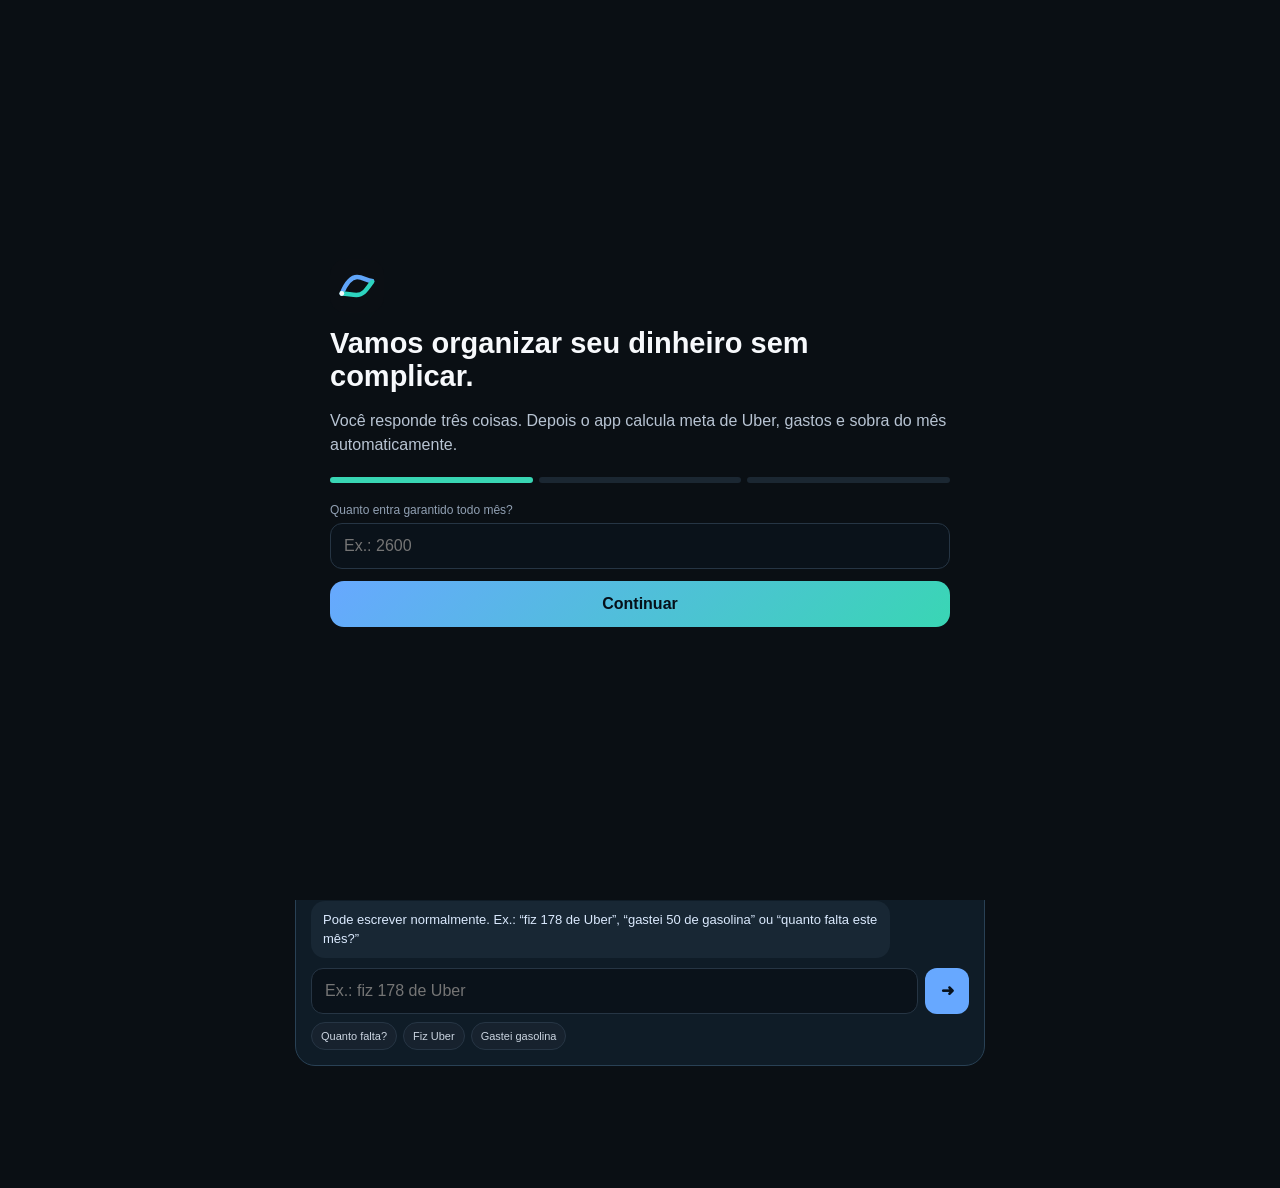
<file: docs/index.html>
<!doctype html><html lang="pt-BR"><head><meta charset="utf-8"><meta name="viewport" content="width=device-width,initial-scale=1,viewport-fit=cover"><meta name="theme-color" content="#0a0f14"><meta name="apple-mobile-web-app-capable" content="yes"><meta name="apple-mobile-web-app-status-bar-style" content="black-translucent"><meta name="apple-mobile-web-app-title" content="Meu Dinheiro"><link rel="manifest" href="./manifest.webmanifest"><link rel="icon" href="./icon.svg" type="image/svg+xml"><link rel="apple-touch-icon" sizes="180x180" href="./icons/icon-180.png"><link rel="stylesheet" href="./styles.css?v=6"><title>Meu Dinheiro</title></head><body><div class="app"><header class="top"><div class="brand"><img src="./icon.svg" alt="Meu Dinheiro"><div><small>Seu dinheiro sem complicação</small><h1>Meu Dinheiro</h1></div></div><div class="month" id="month"></div></header><section id="home" class="panel active"><div class="hero"><div class="label" id="heroLabel">Sobra prevista no fim do mês</div><div class="heroValue" id="heroValue">R$ 0</div><div class="heroText" id="heroText">Me diga quanto entra e o que você paga. Eu organizo o resto.</div></div><div class="sec"><h2>Hoje</h2><div class="grid2"><div class="card"><div class="label">Meta de Uber</div><div class="value blue" id="target">R$ 0</div><div class="hint">Quanto precisa buscar hoje para o mês fechar.</div></div><div class="card"><div class="label">Feito hoje</div><div class="value" id="todayUber">R$ 0</div><div class="hint" id="todayPct">0% da meta</div><div class="progress"><span id="todayBar"></span></div></div></div></div><div class="sec"><div class="advisor"><b>O que eu faria agora</b><span id="advice">Configure seu planejamento e eu recalculo tudo sozinho.</span></div></div><div class="sec"><h2>Seu mês</h2><div class="rows"><div class="row"><span>Entradas</span><b class="ok" id="income">R$ 0</b></div><div class="row"><span>Gastos</span><b class="bad" id="expenses">R$ 0</b></div><div class="row"><span>Separar do Uber</span><b class="warn" id="reserve">R$ 0</b></div><div class="row"><span>Uber que ainda falta</span><b class="blue" id="remaining">R$ 0</b></div></div></div><div class="sec"><h2>Lançar rápido</h2><div class="quick"><button onclick="openTxn('uber')">+ Uber<small>ganho de corrida</small></button><button onclick="openTxn('expense')">+ Gasto<small>qualquer saída</small></button><button onclick="openTxn('income')">+ Receita<small>extra</small></button></div></div><div class="sec"><div class="assistant"><div class="assistantHead"><b>Converse comigo</b><span class="label">eu entendo seus números</span></div><div class="chat" id="chat"></div><div class="ask"><input id="chatInput" placeholder="Ex.: fiz 178 de Uber"><button onclick="sendChat()">➜</button></div><div class="suggest"><button class="chip" onclick="chip('quanto falta este mês?')">Quanto falta?</button><button class="chip" onclick="chip('fiz 178 de Uber')">Fiz Uber</button><button class="chip" onclick="chip('gastei 50 gasolina')">Gastei gasolina</button></div></div></div></section><section id="moves" class="panel"><div class="notice" id="summary">Seus lançamentos deste mês aparecem aqui.</div><div class="sec"><div class="list" id="list"></div></div></section><section id="plan" class="panel"><div class="box form"><div class="field"><label>Quanto entra garantido no mês?</label><input id="salary" type="number" inputmode="decimal" placeholder="Ex.: 2600"></div><div class="field"><label>Quanto quer que sobre no fim do mês?</label><input id="goal" type="number" inputmode="decimal" placeholder="Ex.: 500"></div><div class="grid2"><div class="field"><label>Dias de Uber no mês</label><input id="days" type="number" inputmode="numeric" placeholder="Ex.: 12"></div><div class="field"><label>% para combustível/manutenção</label><input id="pct" type="number" inputmode="decimal" placeholder="Ex.: 25"></div></div><div class="notice" id="planPreview">Eu transformo isso em uma meta diária.</div></div><div class="sec"><h2>Contas fixas</h2><div class="box form"><div id="bills"></div><button class="secondary" onclick="addBill()">+ Adicionar conta</button></div></div><div class="sec"><button class="primary" onclick="savePlan()">Salvar planejamento</button></div></section></div><nav class="tabs"><button class="tab active" data-p="home">Início</button><button class="tab" data-p="moves">Lançamentos</button><button class="tab" data-p="plan">Planejamento</button></nav><div class="modal" id="modal"><div class="sheet"><div class="sheetHead"><h2>Novo lançamento</h2><button class="close" onclick="closeTxn()">×</button></div><div class="field"><label>Tipo</label><select id="type"><option value="uber">Ganho Uber</option><option value="income">Outra receita</option><option value="expense">Gasto</option></select></div><div class="field"><label>Valor</label><input id="amount" type="number" inputmode="decimal" placeholder="R$ 0,00"></div><div class="field"><label>Descrição</label><input id="desc" placeholder="Ex.: gasolina, mercado, Uber"></div><div class="field"><label>Data</label><input id="date" type="date"></div><button class="primary" onclick="addTxn()">Salvar</button></div></div><div class="onboard" id="onboard"><div class="onwrap"><img src="./icon.svg" width="54" height="54" style="border-radius:16px" alt=""><h2>Vamos organizar seu dinheiro sem complicar.</h2><p>Você responde três coisas. Depois o app calcula meta de Uber, gastos e sobra do mês automaticamente.</p><div class="dots"><span class="dot on"></span><span class="dot"></span><span class="dot"></span></div><div class="step active"><div class="field"><label>Quanto entra garantido todo mês?</label><input id="onSalary" type="number" inputmode="decimal" placeholder="Ex.: 2600"></div><button class="primary" onclick="nextOn()">Continuar</button></div><div class="step"><div class="field"><label>Quanto você quer que sobre no fim do mês?</label><input id="onGoal" type="number" inputmode="decimal" placeholder="Ex.: 500"></div><button class="primary" onclick="nextOn()">Continuar</button></div><div class="step"><div class="grid2"><div class="field"><label>Quantos dias fará Uber?</label><input id="onDays" type="number" inputmode="numeric" value="12"></div><div class="field"><label>% para custos do carro</label><input id="onPct" type="number" inputmode="decimal" value="25"></div></div><button class="primary" onclick="nextOn()">Começar</button></div></div></div><script src="./app.js?v=6"></script></body></html>
</file>
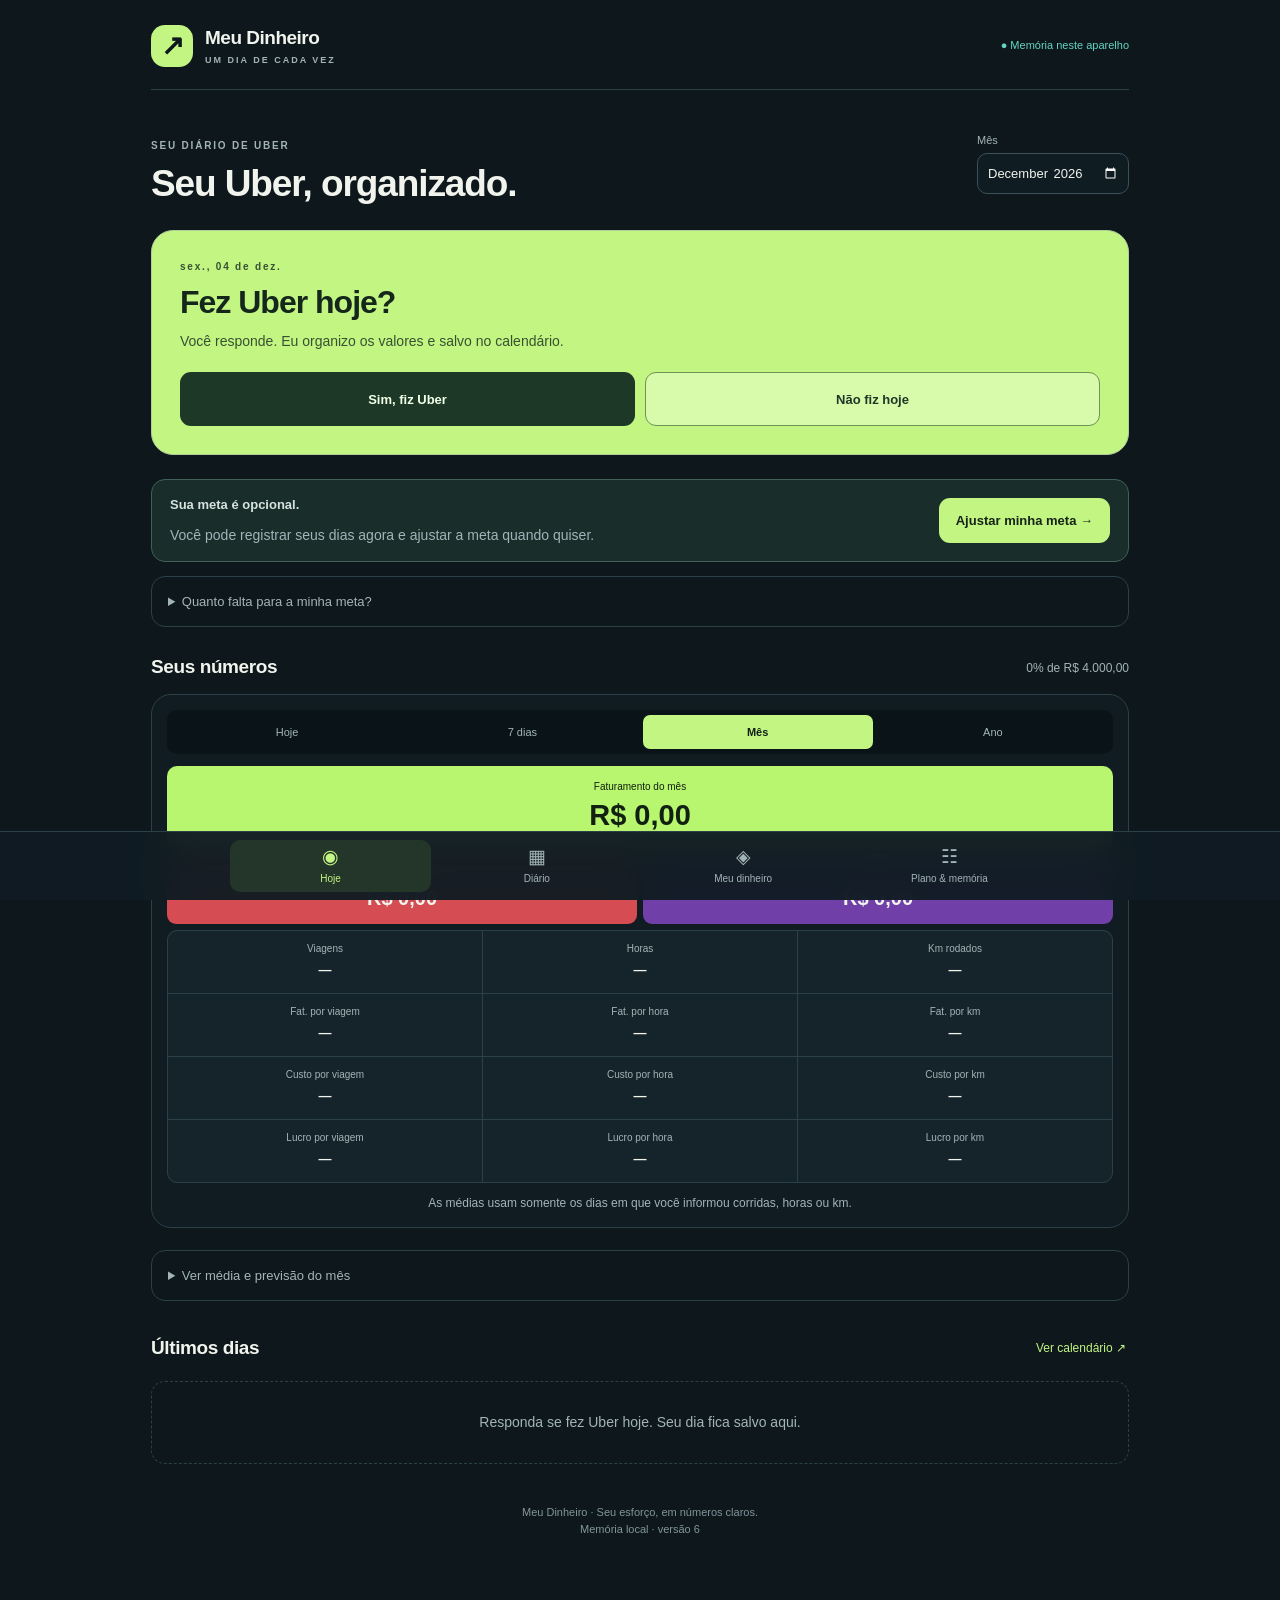
<file: financeiro/index.html>
<!doctype html>
<html lang="pt-BR"><head>
<meta charset="utf-8"><meta name="viewport" content="width=device-width,initial-scale=1,viewport-fit=cover"><meta name="theme-color" content="#0d171c">
<meta name="apple-mobile-web-app-capable" content="yes"><meta name="description" content="Seu diário de Uber: metas, ganhos, custos e memória de cada mês.">
<link rel="icon" href="./icon.svg" type="image/svg+xml"><link rel="manifest" href="./manifest.webmanifest"><link rel="stylesheet" href="./style.css?v=8"><title>Meu Dinheiro · Diário de Uber</title>
</head><body>
<div class="shell">
<header><a class="brand" href="#hoje"><span class="brandmark">↗</span><span>Meu Dinheiro<small>UM DIA DE CADA VEZ</small></span></a><span class="save-status" id="saveStatus">Carregando memória…</span></header>
<div class="monthline"><div><span class="eyebrow">SEU DIÁRIO DE UBER</span><h1 id="pageTitle">Bora fazer o dia render.</h1></div><label class="monthlabel">Mês <input id="month" type="month" aria-label="Mês do acompanhamento"></label></div>
<div id="critical" class="notice danger" hidden></div><div id="migration" class="notice" hidden></div>
<main>
<section id="hoje" class="panel">
 <article class="check-card"><span class="eyebrow" id="checkDate"></span><h2 id="checkTitle">Fez Uber hoje?</h2><p id="checkText">Pode ser sim ou não. Seu diário acompanha seu ritmo.</p><div class="check-buttons" id="checkChoices"><button class="primary" data-action="check-yes">Sim, fiz Uber</button><button class="secondary" data-action="check-no">Não fiz hoje</button></div><button id="checkReview" class="textbutton" data-action="check-review" hidden>Corrigir minha resposta →</button></article>
 <div id="openingNotice" class="notice" hidden></div>
 <div id="onboarding" class="notice setup" hidden><div><strong>Sua meta é opcional.</strong><p>Você pode registrar seus dias agora e ajustar a meta quando quiser.</p></div><button data-action="plan" class="primary">Ajustar minha meta →</button></div>
 <details class="optional"><summary>Quanto falta para a minha meta?</summary><div class="hero"><div class="hero-copy"><span class="eyebrow" id="heroLabel">META DE HOJE</span><div class="hero-number" id="todayGoal">—</div><p id="todayText"></p><div class="progress"><span id="todayProgress"></span></div><div class="progress-label"><span id="todayMade"></span><strong id="todayMissing"></strong></div></div><div class="hero-aside"><span class="orb">↗</span><div class="hero-date" id="todayDate"></div></div><button class="primary hero-button" id="todayButton" data-action="today">+ Registrar meu dia</button></div></details>
 <div class="section-title"><h2>Seus números</h2><span id="monthPercent"></span></div>
 <article class="performance"><div class="period-tabs"><button data-period="day">Hoje</button><button data-period="week">7 dias</button><button data-period="month" class="active">Mês</button><button data-period="year">Ano</button></div><div class="performance-main"><span id="periodLabel">Faturamento do mês</span><strong id="gross">R$ 0</strong></div><div class="performance-split"><div><span>Despesas</span><strong id="cost">R$ 0</strong></div><div><span>Saldo</span><strong id="net">R$ 0</strong></div></div><div class="metric-grid"><div><span>Viagens</span><strong id="metricTrips">—</strong></div><div><span>Horas</span><strong id="metricHours">—</strong></div><div><span>Km rodados</span><strong id="metricKm">—</strong></div><div><span>Fat. por viagem</span><strong id="grossTrip">—</strong></div><div><span>Fat. por hora</span><strong id="grossHour">—</strong></div><div><span>Fat. por km</span><strong id="grossKm">—</strong></div><div><span>Custo por viagem</span><strong id="costTrip">—</strong></div><div><span>Custo por hora</span><strong id="costHour">—</strong></div><div><span>Custo por km</span><strong id="costKm">—</strong></div><div><span>Lucro por viagem</span><strong id="netTrip">—</strong></div><div><span>Lucro por hora</span><strong id="netHour">—</strong></div><div><span>Lucro por km</span><strong id="netKm">—</strong></div></div><small id="netHint">Os cálculos por viagem, hora e km usam apenas os dias que você detalhou.</small></article>
 <details class="optional"><summary>Ver média e previsão do mês</summary><div class="two-col"><article class="card coach"><span class="eyebrow">SEU ACOMPANHAMENTO</span><h2 id="coachTitle"></h2><p id="coachText"></p><div class="coach-foot" id="coachFoot"></div></article><article class="card"><span class="eyebrow">SE CONTINUAR ASSIM</span><div class="forecast" id="projection">—</div><p id="projectionText"></p><small>Estimativa, não garantia. Só dias encerrados entram na média.</small></article></div></details>
 <div class="section-title"><h2>Últimos dias</h2><button class="textbutton" data-action="history">Ver calendário ↗</button></div><div id="recent" class="stack"></div>
</section>
<section id="diario" class="panel" hidden>
 <div class="section-title"><h2>Cada dia fica aqui.</h2><button class="primary" data-action="new-day">+ Registrar dia</button></div>
 <article class="card"><div class="calendar-legend"><span>● Encerrado</span><span class="yellow">● Em andamento</span><span class="muted">○ Planejado / folga</span></div><div id="calendar" class="calendar"></div><small>Toque em uma data para registrar, revisar ou marcar folga. Datas futuras servem para planejar.</small></article>
 <div class="section-title"><h2>Seu histórico</h2><select id="dayFilter" aria-label="Filtrar dias"><option value="all">Todos os registros</option><option value="closed">Encerrados</option><option value="open">Em andamento</option><option value="rest">Folgas</option></select></div><div id="history" class="stack"></div>
 <details class="optional"><summary>Ver mais números</summary><div class="stats four" id="efficiency"></div></details><div id="missingDays" class="notice" hidden></div>
</section>
<section id="dinheiro" class="panel" hidden>
 <div class="notice">A meta é só da Uber. Aqui você organiza o salário da empresa, suas contas e o que pode guardar.</div>
 <div class="stats"><article class="stat"><span>Disponível após compromissos</span><strong id="available"></strong><small>descontando todas as contas do mês</small></article><article class="stat"><span>Para guardar</span><strong id="savings"></strong><small>parte da sobra para sua meta</small></article><article class="stat accent"><span id="freeLabel">Livre para usar</span><strong id="free"></strong><small id="freeHint">depois das reservas e contas</small></article></div>
 <article class="card"><h2>Seu salário, separado.</h2><p id="salaryHint"></p><form id="salaryForm" class="inlineform"><label>Quanto já recebeu da empresa neste mês?<input id="salaryReceived" type="number" min="0" max="100000000" step="0.01" inputmode="decimal" required></label><button class="primary">Salvar total recebido</button></form><small>Atualize o total recebido no mês. O salário previsto não é contado como dinheiro disponível.</small></article>
 <div class="two-col"><article class="card"><h2>De onde vem a sobra</h2><div id="breakdown" class="stack"></div></article><article class="card"><h2>Seu fim de mês</h2><div id="personalProjection" class="forecast"></div><p id="personalProjectionText"></p><small>Inclui o salário previsto, os gastos cadastrados e o ritmo dos dias encerrados.</small></article></div>
 <div class="section-title"><h2>Contas fixas</h2><button class="textbutton" data-action="plan">Editar contas ↗</button></div><div id="billList" class="stack"></div><p class="muted">Marque as contas pagas aqui. Não lance a mesma conta novamente como gasto avulso.</p>
 <div class="section-title"><h2>Gastos avulsos e outras entradas</h2><button class="primary" data-action="personal">+ Adicionar</button></div><div id="personalList" class="stack"></div>
</section>
<section id="plano" class="panel" hidden>
 <form id="planForm"><article class="card"><div class="section-title"><h2>Um plano que cabe na sua rotina.</h2><span class="badge" id="planMonth"></span></div><p>Esses ajustes valem para o mês selecionado. Os próximos meses começam com uma cópia do seu plano.</p><div class="formgrid"><label>Quanto quer faturar na Uber?<input id="planGoal" type="number" min="1" max="100000000" step="0.01" inputmode="decimal" required></label><label>Começar a contar a partir de<input id="planStart" type="date" required></label></div><label class="checkboxlabel"><input type="checkbox" id="planFlexible">Meus dias variam — não tenho semana fixa</label><label id="flexDaysLabel">Quantos dias ainda pensa em rodar neste mês? (opcional)<input id="planFlexDays" type="number" min="0" max="31" step="1" inputmode="numeric" placeholder="0 = ainda não sei"></label><fieldset id="fixedWeekdays"><legend>Quais dias da semana pretende rodar?</legend><div id="weekdays" class="weekdays"></div></fieldset><div id="planPreview" class="notice"></div></article>
 <article class="card"><h2>Seu dinheiro pessoal</h2><div class="formgrid"><label>Salário previsto da empresa<input id="planSalary" type="number" min="0" max="100000000" step="0.01" inputmode="decimal" required></label><label>Quanto quer guardar no mês?<input id="planSave" type="number" min="0" max="100000000" step="0.01" inputmode="decimal" required></label></div><label>Reserva para o veículo (% do lucro positivo da Uber)<input id="planReserve" type="number" min="0" max="100" step="0.1" inputmode="decimal" required></label><small>Reserva é dinheiro separado, não um gasto. Combustível e outros custos são registrados em cada dia.</small><div class="section-title"><h3>Contas fixas pessoais</h3><button type="button" class="textbutton" id="addBill">+ Conta</button></div><div id="billEditor"></div></article><button class="primary wide" type="submit">Salvar plano deste mês →</button></form>
 <article class="card memory"><span class="eyebrow">SUA MEMÓRIA</span><h2>Seus dias não somem ao virar o mês.</h2><p id="memoryCount"></p><p>Com a memória online conectada, seus registros ficam sincronizados com segurança. A cópia deste aparelho continua disponível para uso sem internet.</p><div class="buttonrow"><button class="secondary" data-action="backup">↓ Baixar memória completa</button><button class="secondary" id="restoreButton">↑ Restaurar memória</button><button class="secondary" data-action="csv">↓ Relatório do mês (CSV)</button></div><input id="restoreFile" type="file" accept=".json,application/json" hidden><small id="backupInfo"></small><details><summary>Como funciona o acompanhamento?</summary><p>Você informa os valores do dia ou responde ao ChatGPT. O site calcula as metas, guarda o histórico e sincroniza a memória online depois que seu acesso pessoal é ativado. Não há conexão automática com sua conta Uber.</p></details></article>
</section>
</main><footer>Meu Dinheiro · Seu esforço, em números claros.<br><span id="footerStatus">Memória local · versão 6</span></footer></div>
<nav class="nav" aria-label="Navegação principal"><button data-tab="hoje"><span>◉</span>Hoje</button><button data-tab="diario"><span>▦</span>Diário</button><button data-tab="dinheiro"><span>◈</span>Meu dinheiro</button><button data-tab="plano"><span>☷</span>Plano & memória</button></nav>
<dialog id="dayDialog"><form id="dayForm"><div class="dialoghead"><div><span class="eyebrow">SEU DIÁRIO</span><h2>Como foi seu dia?</h2></div><button type="button" class="iconbutton" data-close="dayDialog" aria-label="Fechar">×</button></div><label>Data<input type="date" id="dayDate" required></label><label>Situação<select id="dayStatus"><option value="open">Em andamento — vou continuar rodando</option><option value="closed">Encerrado — terminei por hoje</option><option value="rest">Folga — não vou rodar</option></select></label><div id="dayNumbers"><div class="notice">Informe o total acumulado do dia. Salvar de novo atualiza esse dia, sem duplicar os ganhos.</div><div class="formgrid"><label>Ganhei na Uber (R$)<input id="dayGross" type="number" min="0" max="10000000" step="0.01" inputmode="decimal" required></label><label>Minha meta do dia (R$)<input id="dayTarget" type="number" min="0" max="10000000" step="0.01" inputmode="decimal" placeholder="Sugestão automática"></label><label>Combustível (R$)<input id="dayFuel" type="number" min="0" max="10000000" step="0.01" inputmode="decimal" required></label><label>Outros custos Uber (R$)<input id="dayOther" type="number" min="0" max="10000000" step="0.01" inputmode="decimal" required></label></div><div class="live-net">Sobra deste dia <strong id="dayNetPreview"></strong></div><details id="dayDetails"><summary>Horas, quilômetros e corridas (opcional)</summary><div class="formgrid"><label>Horas trabalhadas<input id="dayHours" type="number" min="0" max="24" step="0.1" inputmode="decimal"></label><label>Quilômetros rodados<input id="dayKm" type="number" min="0" max="3000" step="0.1" inputmode="decimal"></label><label>Número de corridas<input id="dayTrips" type="number" min="0" max="1000" step="1" inputmode="numeric"></label></div></details></div><label>Anotação para lembrar<textarea id="dayNote" rows="2" maxlength="2000" placeholder="Ex.: rodei à noite, abasteci, dia de chuva…"></textarea></label><button class="primary wide" type="submit">Salvar meu dia</button><button id="deleteDay" type="button" class="textbutton danger-text wide">Excluir este registro</button></form></dialog>
<dialog id="personalDialog"><form id="personalForm"><div class="dialoghead"><h2>Lançamento pessoal</h2><button type="button" class="iconbutton" data-close="personalDialog" aria-label="Fechar">×</button></div><label>Tipo<select id="personalKind"><option value="expense">Gasto avulso pessoal</option><option value="income">Outra entrada pessoal</option></select></label><label>Descrição<input id="personalName" required maxlength="150" placeholder="Ex.: mercado"></label><div class="formgrid"><label>Valor (R$)<input id="personalAmount" type="number" min="0.01" max="100000000" step="0.01" inputmode="decimal" required></label><label>Data<input id="personalDate" type="date" required></label></div><button class="primary wide" type="submit">Salvar</button></form></dialog>
<dialog id="checkDialog"><form id="checkForm"><div class="dialoghead"><span class="eyebrow" id="stepLabel">SEU DIA</span><button type="button" class="iconbutton" data-close="checkDialog" aria-label="Fechar">×</button></div><h2 id="stepTitle"></h2><p id="stepText"></p><label id="stepInputLabel">Valor em reais<input id="stepValue" type="number" min="0" max="10000000" step="0.01" inputmode="decimal" required placeholder="0,00"></label><div id="otherChoices" class="check-buttons" hidden><button type="button" class="secondary" id="noOther">Não, só isso. Salvar</button><button type="button" class="primary" id="yesOther">Sim, tive outro gasto</button></div><button class="primary wide" id="stepNext" type="submit">Continuar →</button><button class="textbutton" type="button" id="stepBack">← Voltar</button></form></dialog>
<dialog id="openingDialog"><form id="openingForm"><div class="dialoghead"><h2>Custos do acumulado anterior</h2><button type="button" class="iconbutton" data-close="openingDialog" aria-label="Fechar">×</button></div><p>Informe os custos totais correspondentes ao valor acumulado anterior. Os custos já detalhados por dia não serão descontados duas vezes.</p><label>Total de gasolina e outros custos (R$)<input id="openingCost" type="number" min="0" max="10000000" step="0.01" inputmode="decimal" required></label><button class="primary wide">Salvar custos anteriores</button></form></dialog>
<div id="toast" role="status" aria-live="polite" hidden></div>
<noscript>Ative o JavaScript para usar seu diário.</noscript><script src="./engine.js?v=8"></script><script src="./app.js?v=8"></script>
</body></html>
</file>
<file: docs/styles.css>
:root{--bg:#0a0f14;--card:#121a23;--card2:#17222e;--line:#263544;--text:#f7f9fc;--muted:#91a0b3;--blue:#67a8ff;--green:#39d6b4;--red:#ff7b91;--yellow:#f4c34e}*{box-sizing:border-box}html,body{margin:0;min-height:100%;background:var(--bg);color:var(--text);font-family:-apple-system,BlinkMacSystemFont,"Segoe UI",Roboto,Arial,sans-serif}body{padding-bottom:94px}.app{max-width:720px;margin:auto;padding:calc(14px + env(safe-area-inset-top)) 15px 28px}.top{display:flex;justify-content:space-between;align-items:center;gap:12px;margin-bottom:18px}.brand{display:flex;align-items:center;gap:11px}.brand img{width:45px;height:45px;border-radius:14px;box-shadow:0 8px 24px #0007}.brand small,.muted{color:var(--muted)}h1{font-size:22px;margin:1px 0}.month{font-size:12px;padding:8px 10px;border:1px solid var(--line);border-radius:999px;color:#dbeafe;background:#111a24}.panel{display:none}.panel.active{display:block}.hero,.card,.box{background:var(--card);border:1px solid var(--line);border-radius:21px}.hero{padding:19px;background:linear-gradient(145deg,#14202c,#0f1821)}.label{font-size:12px;color:var(--muted)}.heroValue{font-size:38px;font-weight:900;letter-spacing:-1.3px;margin:5px 0}.heroText{font-size:14px;line-height:1.5;color:#cbd5e1}.ok{color:var(--green)}.bad{color:var(--red)}.blue{color:var(--blue)}.warn{color:var(--yellow)}.sec{margin-top:18px}.sec h2{font-size:16px;margin:0 0 10px}.grid2{display:grid;grid-template-columns:1fr 1fr;gap:9px}.card{padding:15px}.value{font-size:24px;font-weight:900;margin-top:4px}.hint{font-size:12px;color:var(--muted);line-height:1.45;margin-top:5px}.progress{height:8px;background:#071019;border-radius:99px;overflow:hidden;margin-top:12px}.progress span{display:block;height:100%;width:0;background:linear-gradient(90deg,var(--blue),var(--green));border-radius:99px}.advisor{padding:15px;border:1px solid #2a4960;background:#102635;border-radius:18px;font-size:14px;line-height:1.5}.advisor b{display:block;margin-bottom:4px}.rows{display:flex;flex-direction:column;gap:8px}.row{display:flex;justify-content:space-between;align-items:center;padding:13px 14px;background:var(--card);border:1px solid var(--line);border-radius:15px}.row span{font-size:13px;color:var(--muted)}.quick{display:grid;grid-template-columns:repeat(3,1fr);gap:8px}button{appearance:none;border:0;font:inherit;cursor:pointer}.quick button,.secondary{background:var(--card2);border:1px solid var(--line);color:var(--text)}.quick button{min-height:72px;border-radius:17px;font-weight:850}.quick small{display:block;color:var(--muted);font-weight:500;margin-top:4px}.primary,.secondary{width:100%;padding:14px;border-radius:14px;font-weight:850}.primary{background:linear-gradient(135deg,var(--blue),var(--green));color:#061019}.form{padding:15px}.field{margin-bottom:12px}.field label{display:block;font-size:12px;color:var(--muted);margin-bottom:6px}input,select{width:100%;padding:13px;border-radius:12px;border:1px solid var(--line);background:#0a121a;color:#fff;font-size:16px;outline:none}.bill{display:grid;grid-template-columns:1fr 105px 38px;gap:7px;margin-bottom:8px}.bill input{padding:10px;font-size:14px}.remove{border-radius:11px;background:#2b151b;color:#fecdd3;border:1px solid #633141}.notice{padding:13px;border:1px dashed var(--line);border-radius:14px;color:#cbd5e1;font-size:13px;line-height:1.45;background:#0c151e}.assistant{padding:15px;background:#0f1c27;border:1px solid #294155;border-radius:20px}.assistantHead{display:flex;justify-content:space-between;align-items:center;margin-bottom:10px}.assistantHead b{font-size:15px}.chat{display:flex;flex-direction:column;gap:8px;max-height:210px;overflow:auto;margin-bottom:10px}.bubble{max-width:88%;padding:10px 12px;border-radius:14px;font-size:13px;line-height:1.4}.bot{background:#182734;align-self:flex-start;color:#dbeafe}.me{background:#1f3a33;align-self:flex-end}.ask{display:grid;grid-template-columns:1fr 44px;gap:7px}.ask button{border-radius:12px;background:var(--blue);font-weight:900;color:#08111a}.suggest{display:flex;gap:6px;overflow:auto;margin-top:8px}.chip{white-space:nowrap;padding:7px 9px;border-radius:999px;background:#17222e;border:1px solid var(--line);color:#cbd5e1;font-size:11px}.list{display:flex;flex-direction:column;gap:8px}.item{display:flex;justify-content:space-between;gap:10px;padding:13px;border:1px solid var(--line);border-radius:15px;background:var(--card)}.item b{display:block;font-size:14px}.item small{color:var(--muted)}.empty{text-align:center;padding:24px;color:var(--muted);border:1px dashed var(--line);border-radius:16px}.tabs{position:fixed;left:50%;transform:translateX(-50%);bottom:calc(10px + env(safe-area-inset-bottom));width:min(700px,calc(100% - 18px));display:grid;grid-template-columns:repeat(3,1fr);gap:5px;padding:7px;border-radius:19px;border:1px solid var(--line);background:#0d151eee;backdrop-filter:blur(18px);z-index:30}.tab{padding:11px;border-radius:13px;background:transparent;color:var(--muted);font-size:12px;font-weight:800}.tab.active{background:#1a2836;color:#fff}.modal,.onboard{display:none;position:fixed;inset:0;background:#000c;z-index:60}.modal.open,.onboard.open{display:flex}.modal{align-items:flex-end;justify-content:center}.sheet{width:min(720px,100%);background:#0e1720;border-radius:24px 24px 0 0;border:1px solid var(--line);padding:19px 16px calc(23px + env(safe-area-inset-bottom))}.sheetHead{display:flex;justify-content:space-between;align-items:center;margin-bottom:12px}.close{width:38px;height:38px;border-radius:50%;background:var(--card2);color:#fff}.onboard{background:#0a0f14;overflow:auto;padding:calc(26px + env(safe-area-inset-top)) 18px 40px}.onwrap{width:min(620px,100%);margin:auto}.onwrap h2{font-size:29px;margin:10px 0}.onwrap p{color:#b8c4d3;line-height:1.5}.step{display:none}.step.active{display:block}.dots{display:flex;gap:6px;margin:20px 0}.dot{height:6px;flex:1;border-radius:99px;background:#1b2732}.dot.on{background:var(--green)}@media(max-width:470px){.heroValue{font-size:33px}.grid2{grid-template-columns:1fr 1fr}.bill{grid-template-columns:1fr 94px 36px}.quick button{font-size:13px}}
</file>
<file: financeiro/style.css>
:root{color-scheme:dark;--bg:#0d171c;--surface:#15232a;--surface2:#1c2d34;--line:#2c4047;--ink:#f1f4ed;--muted:#a3b4b8;--lime:#c3f582;--teal:#66d4c1;--yellow:#f3cf85;--red:#ff9c9c;font-family:-apple-system,BlinkMacSystemFont,"Segoe UI",sans-serif}*{box-sizing:border-box}body{margin:0;background:var(--bg);color:var(--ink);line-height:1.5}button,input,select,textarea{font:inherit}button,a,input,select,textarea{ -webkit-tap-highlight-color:transparent}button{cursor:pointer}button:focus-visible,a:focus-visible,input:focus-visible,select:focus-visible,textarea:focus-visible,summary:focus-visible{outline:3px solid var(--lime);outline-offset:3px}button{border:0}a{color:inherit}h1,h2,h3,p{margin:0}h1{font-size:clamp(24px,4vw,37px);letter-spacing:-1.1px;line-height:1.2}h2{font-size:19px;letter-spacing:-.4px}h3{font-size:16px}p{margin:10px 0;color:var(--muted);font-size:14px}small{display:block;color:var(--muted);font-size:12px}strong{font-variant-numeric:tabular-nums}[hidden]{display:none!important}.shell{max-width:1030px;margin:auto;padding:24px 26px 115px}header{display:flex;align-items:center;justify-content:space-between;gap:10px;border-bottom:1px solid var(--line);padding-bottom:22px;margin-bottom:30px}.brand{display:flex;align-items:center;gap:12px;text-decoration:none;font-weight:750;font-size:19px;letter-spacing:-.5px}.brandmark{display:grid;place-items:center;width:42px;height:42px;background:var(--lime);color:var(--bg);font-size:28px;border-radius:14px}.brand small{font-size:9px;letter-spacing:2px;margin-top:1px}.save-status{font-size:11px;color:var(--teal);text-align:right}.monthline{display:flex;align-items:end;justify-content:space-between;gap:12px;margin-bottom:24px}.eyebrow{display:block;font-size:10px;font-weight:750;letter-spacing:1.8px;color:var(--muted);margin-bottom:9px}.monthlabel{max-width:170px;color:var(--muted);font-size:11px}.monthlabel input{margin-top:4px;padding:9px;font-size:13px}.hero{position:relative;display:grid;grid-template-columns:1fr 190px;gap:24px;background:#c3f582;color:#17251c;padding:29px;border-radius:24px;overflow:hidden}.hero .eyebrow,.hero p{color:#314a2d}.hero-number{font-size:52px;font-weight:800;letter-spacing:-2px;line-height:1.15}.hero p{max-width:540px}.hero-aside{display:flex;align-items:center;justify-content:center;flex-direction:column}.orb{display:grid;place-items:center;border:1px solid #71994e60;border-radius:50%;width:112px;height:112px;font-size:70px;font-weight:200;transform:rotate(-12deg)}.hero-date{font-size:12px;margin-top:13px}.hero .primary{background:#172a22;color:#eaffd4}.hero-button{grid-column:1/-1;text-align:center}.progress{height:6px;border-radius:9px;background:#263f2625;margin-top:20px;overflow:hidden}.progress span{display:block;height:100%;background:#233e2b;transition:width .3s}.progress-label{display:flex;justify-content:space-between;gap:10px;font-size:12px;margin-top:8px}.section-title{display:flex;align-items:center;justify-content:space-between;gap:10px;margin:26px 0 12px}.section-title>span{font-size:12px;color:var(--muted)}.stats{display:grid;grid-template-columns:repeat(3,1fr);gap:12px;margin:14px 0 22px}.stat{border:1px solid var(--line);background:var(--surface);border-radius:17px;padding:19px}.stat>span{font-size:12px;color:var(--muted);display:block}.stat strong{font-size:27px;font-weight:750;display:block;letter-spacing:-.7px;margin:5px 0;overflow-wrap:anywhere}.stat.accent{border-color:#668650}.stat.accent strong{color:var(--lime)}.card{padding:23px;border:1px solid var(--line);border-radius:19px;background:var(--surface);margin:14px 0}.two-col{display:grid;grid-template-columns:1.2fr 1fr;gap:14px}.two-col .card{margin:0}.coach h2{font-size:23px}.coach-foot{border-top:1px solid var(--line);padding-top:13px;margin-top:18px;font-size:12px;color:var(--teal)}.forecast{font-size:32px;font-weight:750;letter-spacing:-1px;margin:6px 0}.stack{display:flex;flex-direction:column;gap:8px}.dayrow,.ledger{display:flex;justify-content:space-between;align-items:center;gap:12px;border:1px solid var(--line);background:var(--surface);border-radius:14px;padding:15px 17px;color:var(--ink);text-align:left;width:100%}.dayrow:hover{background:var(--surface2)}.dayrow .right{text-align:right}.dayrow strong{display:block}.datebox{min-width:45px;border-right:1px solid var(--line);padding-right:12px;font-size:22px;line-height:1.2}.datebox small{font-size:10px}.dayrow .body{flex:1;min-width:0}.dayrow small{overflow-wrap:anywhere}.badge{font-size:10px;padding:3px 7px;border-radius:20px;background:#2d4647;color:var(--teal);display:inline-block}.positive{color:var(--teal)!important}.negative,.danger-text{color:var(--red)!important}.yellow{color:var(--yellow)}.muted{color:var(--muted);font-size:13px}.primary,.secondary{border-radius:11px;padding:13px 17px;font-weight:750;font-size:13px;min-height:45px}.primary{background:var(--lime);color:#162318}.secondary{background:var(--surface2);color:var(--ink);border:1px solid var(--line)}.textbutton{background:none;color:var(--lime);padding:9px 3px;font-size:12px;min-height:42px}.wide{width:100%}.notice{border:1px solid #416158;border-radius:14px;padding:15px 18px;background:#192d2b;color:#d6e3dd;font-size:13px;margin:14px 0}.notice.danger{border-color:var(--red);color:#ffc0c0}.setup{display:flex;align-items:center;gap:18px}.setup>div{flex:1}.setup p{margin-bottom:0}.empty{padding:30px;border:1px dashed var(--line);border-radius:14px;color:var(--muted);text-align:center;font-size:14px}.calendar{display:grid;grid-template-columns:repeat(7,minmax(0,1fr));gap:7px;margin:16px 0}.calendar .weekday{text-align:center;color:var(--muted);font-size:11px;padding-bottom:6px}.calday{height:76px;min-width:0;display:flex;align-items:center;justify-content:center;flex-direction:column;border:1px solid var(--line);border-radius:10px;background:transparent;color:var(--ink);font-weight:700}.calday small{font-size:10px;max-width:100%;overflow:hidden}.calday.scheduled{border-style:dashed;background:#ffffff03}.calday.closed{background:#243e35;border-color:#427160}.calday.open{background:#393425;border-color:#7e6c36}.calday.rest{opacity:.6}.calday.today{outline:2px solid var(--lime)}.calendar-legend{display:flex;gap:16px;font-size:10px;color:var(--teal);flex-wrap:wrap}.four{grid-template-columns:repeat(4,1fr)}.four strong{font-size:23px}.nav{position:fixed;bottom:0;left:0;right:0;background:#101c23f5;backdrop-filter:blur(18px);border-top:1px solid var(--line);padding:8px max(12px,calc((100vw - 820px)/2)) calc(8px + env(safe-area-inset-bottom));display:grid;grid-template-columns:repeat(4,1fr);z-index:10;gap:5px}.nav button{display:flex;flex-direction:column;align-items:center;gap:2px;padding:6px;border-radius:10px;background:transparent;color:var(--muted);font-size:10px;white-space:nowrap;min-height:49px}.nav button>span{font-size:19px;line-height:1.2}.nav button.active{color:var(--lime);background:#243529}.formgrid{display:grid;grid-template-columns:1fr 1fr;gap:14px}label{display:block;font-size:12px;color:#c4d1d3;margin:12px 0}input,select,textarea{display:block;width:100%;min-width:0;margin-top:6px;padding:12px;border:1px solid #3b5159;border-radius:10px;background:#0f1c22;color:var(--ink);font-size:16px}input[type=checkbox]{width:20px;height:20px;accent-color:var(--lime)}.inlineform{display:flex;align-items:end;gap:15px}.inlineform label{flex:1}.inlineform button{margin-bottom:12px}fieldset{margin:14px 0;border:0;padding:0}legend{font-size:12px;color:var(--muted);margin-bottom:9px}.weekdays{display:flex;gap:8px;flex-wrap:wrap}.weekdays label{margin:0;cursor:pointer}.weekdays input{position:absolute;opacity:0;width:1px;height:1px}.weekdays span{display:block;padding:10px 13px;border:1px solid var(--line);border-radius:9px}.weekdays input:checked+span{background:var(--lime);color:#17251c}.weekdays input:focus-visible+span{outline:2px solid white}.bill-edit{display:grid;grid-template-columns:1fr 130px 38px;gap:8px;align-items:center;margin:8px 0}.bill-edit input{margin:0}.iconbutton{display:grid;place-items:center;width:36px;height:36px;background:var(--surface2);color:var(--ink);border-radius:50%;font-size:24px}.ledger>label{margin:0;display:flex;align-items:center;gap:10px}.ledger input{margin:0}.ledger b{font-size:14px;white-space:nowrap}.ledger .delete{padding:8px;background:transparent;color:var(--red)}.buttonrow{display:flex;gap:10px;flex-wrap:wrap;margin:20px 0}.memory h2{font-size:24px}.memory p{max-width:680px}details{margin:16px 0}summary{cursor:pointer;font-size:13px;color:#d8e5df;padding:6px 0}dialog{border:1px solid var(--line);border-radius:22px;background:#142229;color:var(--ink);padding:25px;max-width:570px;width:calc(100% - 24px);max-height:90dvh;overflow:auto}dialog::backdrop{background:#030a0dd9;backdrop-filter:blur(3px)}.dialoghead{display:flex;justify-content:space-between;align-items:center;gap:10px;margin-bottom:14px}.dialoghead h2{font-size:25px}.live-net{padding:12px 0;border-top:1px solid var(--line);display:flex;justify-content:space-between;color:var(--teal)}footer{text-align:center;color:#82959c;font-size:11px;margin-top:40px}#toast{position:fixed;bottom:100px;left:50%;transform:translateX(-50%);width:max-content;max-width:92vw;border:1px solid #53755f;border-radius:13px;background:#243c30;color:#edffe9;padding:13px 20px;box-shadow:0 6px 35px #0008;z-index:50;font-size:13px}
@media(min-width:1100px){.hero{padding:34px}.hero-copy{max-width:570px}.hero-button{max-width:360px}}@media(max-width:650px){.shell{padding:17px 15px 110px}header{padding-bottom:17px;margin-bottom:23px}.brand{font-size:17px}.brand small{font-size:8px;letter-spacing:1.3px}.save-status{max-width:110px;font-size:10px}.monthline{align-items:start;gap:10px}.monthlabel{max-width:125px}h1{font-size:27px;max-width:225px}.hero{padding:21px;grid-template-columns:1fr;gap:16px}.hero-aside{display:none}.hero-number{font-size:43px}.hero-button{width:100%}.stats{gap:8px}.stat{padding:12px 10px}.stat strong{font-size:20px;letter-spacing:-.7px}.stat span{font-size:10px}.stat small{font-size:10px}.two-col{grid-template-columns:1fr}.card{padding:18px}.section-title{margin-top:23px}.section-title h2{font-size:17px}.four{grid-template-columns:1fr 1fr}.calendar{gap:4px}.calday{height:60px;font-size:14px}.calday small{font-size:8px}.calendar-legend{gap:9px}.dayrow{padding:13px 11px;gap:10px}.dayrow small{font-size:10px}.dayrow .right strong{font-size:14px}.setup{display:block}.setup button{width:100%;margin-top:12px}.inlineform{display:block}.inlineform button{width:100%}.bill-edit{grid-template-columns:1fr 95px 32px}.formgrid{gap:10px}.weekdays{gap:5px}.weekdays span{padding:9px 10px}dialog{padding:19px;max-height:94dvh}.buttonrow{display:grid;grid-template-columns:1fr}.ledger{padding:12px}.ledger b{font-size:12px}}
@media(prefers-reduced-motion:reduce){*{scroll-behavior:auto!important;transition:none!important}}
@media(max-width:650px){.stats:not(.four){grid-template-columns:1fr 1fr}.stats:not(.four)>.stat:last-child{grid-column:1/-1}.stats:not(.four)>.stat:last-child strong{font-size:27px}.stat strong{font-size:21px;overflow-wrap:normal}.stat{padding:15px 13px}.calday small{text-overflow:ellipsis;white-space:nowrap}}
.check-card{border:1px solid #aecf99;border-radius:22px;background:var(--lime);color:#15271b;padding:28px;margin:12px 0 24px}.check-card h2{font-size:32px;letter-spacing:-1px;line-height:1.2}.check-card p,.check-card .eyebrow{color:#385132}.check-card .primary{background:#1e3827;color:#f0ffe5}.check-card .secondary{background:#f5ffe26b;color:#1e3827;border-color:#719255}.check-card .textbutton{color:#1e3827}.check-buttons{display:grid;grid-template-columns:1fr 1fr;gap:10px;margin-top:20px}.check-buttons button{min-height:54px}.optional{border:1px solid var(--line);border-radius:14px;padding:12px 16px;margin:12px 0}.optional>summary{color:var(--muted);padding:3px 0;font-size:13px}.optional[open]>summary{margin-bottom:14px}.checkboxlabel{display:flex;align-items:center;gap:10px}.checkboxlabel input{margin:0}#checkDialog h2{font-size:29px;line-height:1.2;margin:15px 0}#stepValue{font-size:32px;padding:18px;margin:14px 0 22px}#openingNotice button{display:block}#netHint{max-width:100%}@media(max-width:650px){.check-card{padding:23px}.check-card h2{font-size:30px}.check-buttons{gap:8px}.check-buttons button{padding:12px 7px;font-size:13px}.monthline h1{font-size:25px}}
.performance{border:1px solid var(--line);border-radius:20px;background:#101c22;padding:15px;margin-bottom:22px}.period-tabs{display:grid;grid-template-columns:repeat(4,1fr);gap:5px;background:#091318;padding:5px;border-radius:10px;margin-bottom:12px}.period-tabs button{padding:9px 3px;border-radius:7px;background:transparent;color:var(--muted);font-size:11px}.period-tabs button.active{background:var(--lime);color:#102016;font-weight:800}.performance-main{background:#b7f66e;color:#122011;text-align:center;padding:13px;border-radius:10px}.performance-main span,.performance-split span,.metric-grid span{display:block;font-size:10px}.performance-main strong{font-size:29px}.performance-split{display:grid;grid-template-columns:1fr 1fr;gap:6px;margin:6px 0}.performance-split>div{text-align:center;padding:11px;border-radius:9px}.performance-split>div:first-child{background:#d54d53}.performance-split>div:last-child{background:#7040a8}.performance-split strong{display:block;font-size:20px}.metric-grid{display:grid;grid-template-columns:repeat(3,1fr);gap:1px;background:var(--line);border:1px solid var(--line);border-radius:10px;overflow:hidden}.metric-grid>div{background:#15242a;padding:10px 7px;text-align:center;min-height:62px}.metric-grid span{color:var(--muted)}.metric-grid strong{display:block;margin-top:4px;font-size:13px}.performance>small{margin-top:11px;text-align:center}.performance-main strong,.performance-split strong{font-variant-numeric:tabular-nums}@media(max-width:650px){.performance{padding:10px}.metric-grid>div{padding:9px 3px}.metric-grid strong{font-size:12px}.metric-grid span{font-size:9px}}
</file>
